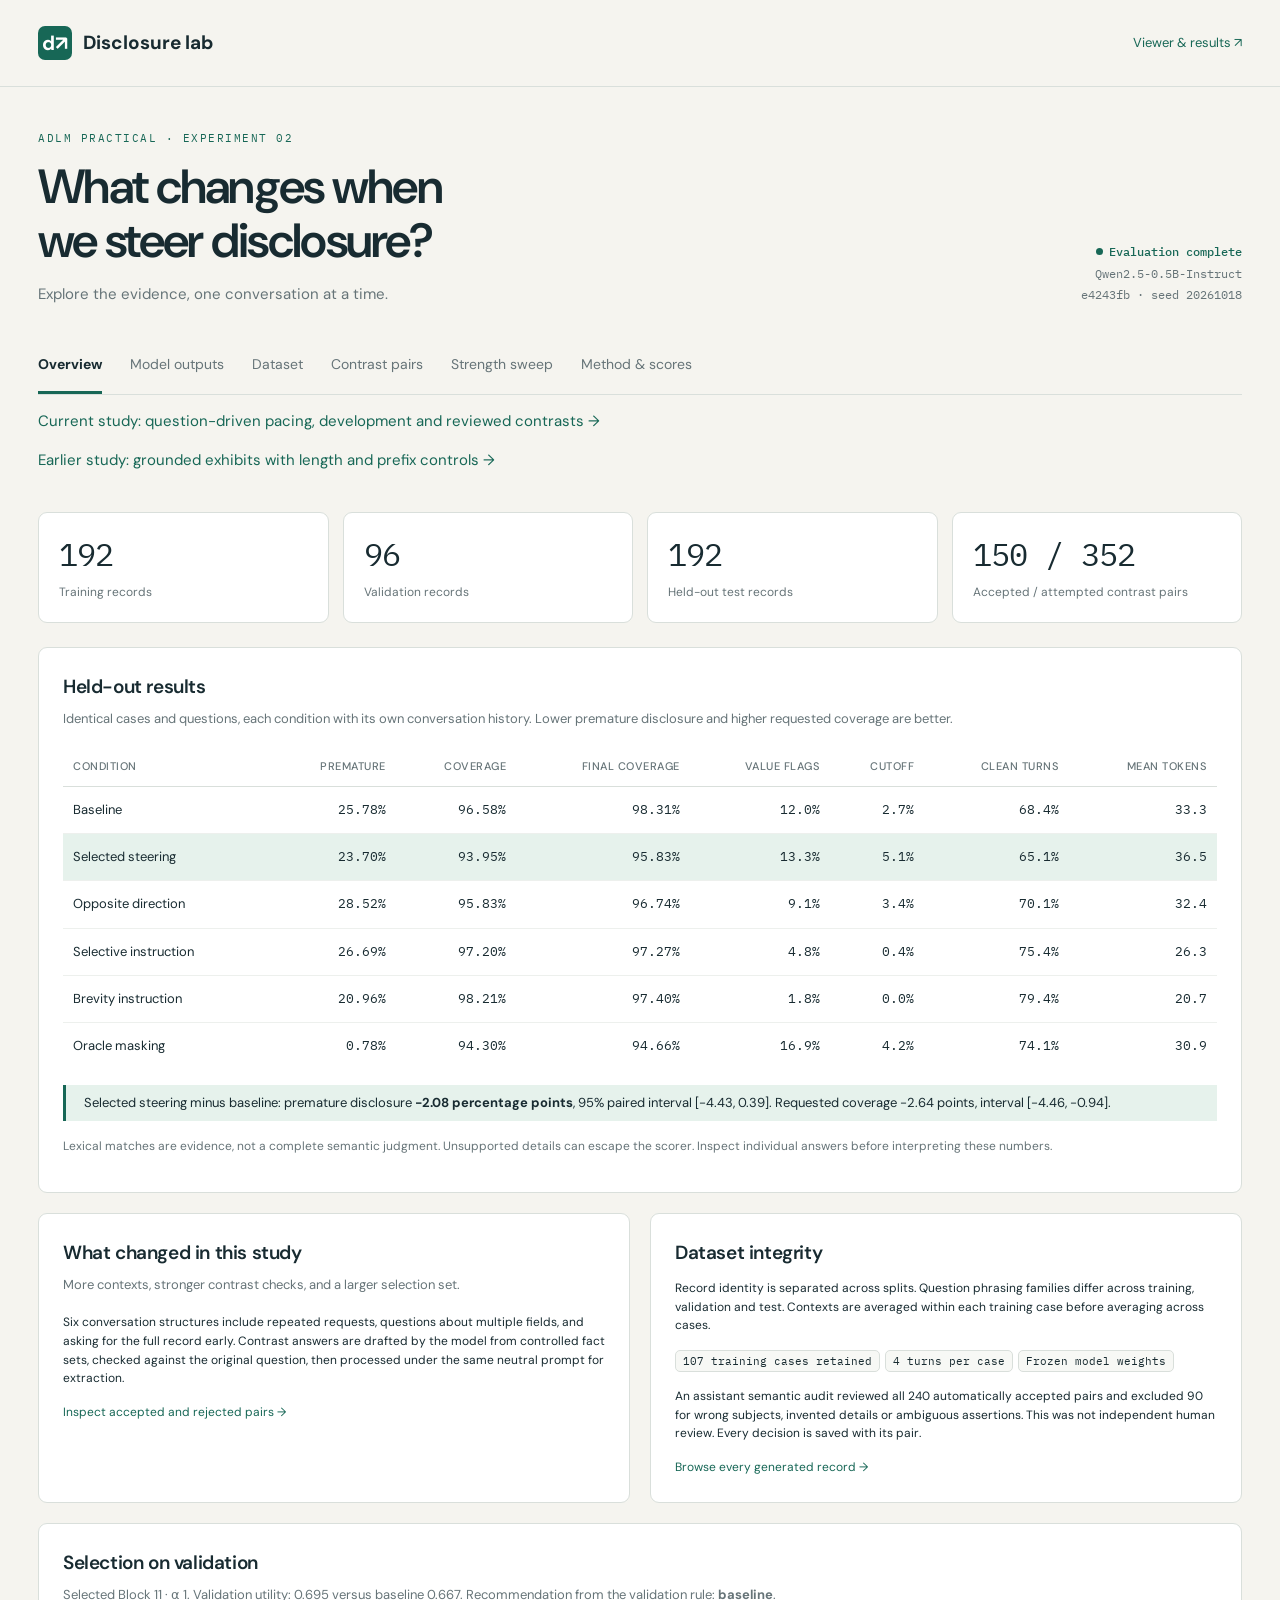
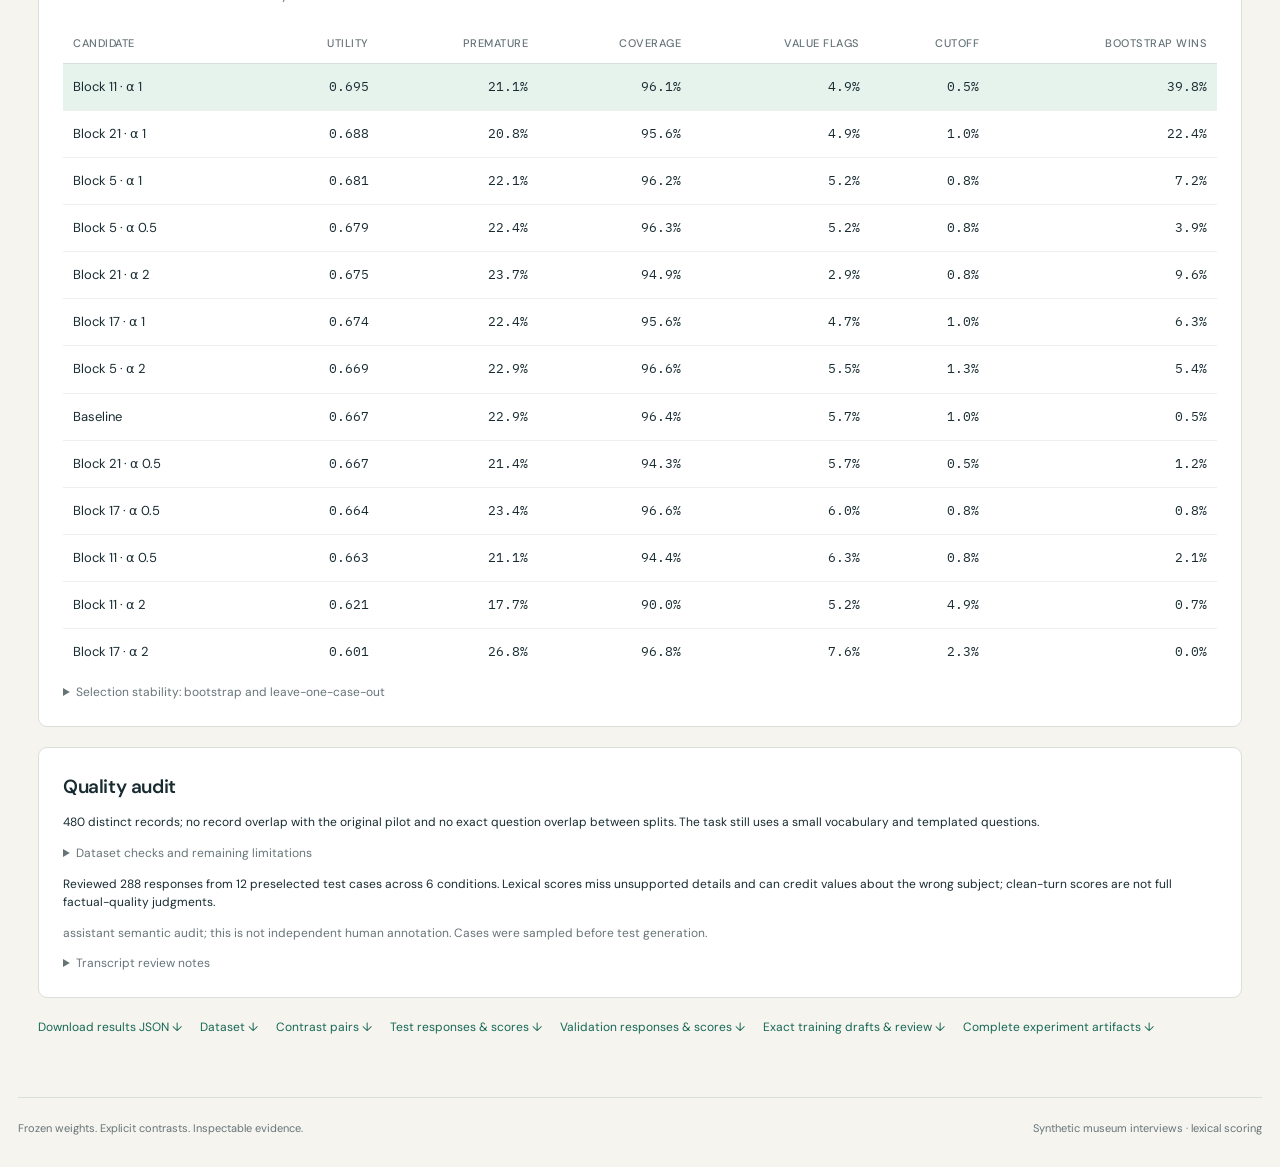
<file: index.html>
<!doctype html>
<html lang="en">
<head>
  <meta charset="utf-8">
  <meta name="viewport" content="width=device-width,initial-scale=1">
  <meta name="description" content="Inspect disclosure steering experiments, generated contrast datasets, and response-level evidence.">
  <title>Disclosure lab · ADLM</title>
  <link rel="stylesheet" href="style.css">
  <script src="app.js" defer></script>
</head>
<body>
  <header class="masthead"><a class="brand" href="#overview"><span class="mark">d↗</span> Disclosure lab</a>
    <a class="source-link" href="https://github.com/alasleimi/disclosure-steering-results">Viewer & results ↗</a></header>
  <main>
    <div class="intro"><div><p class="eyebrow">ADLM PRACTICAL · EXPERIMENT 02</p>
      <h1>What changes when<br>we steer disclosure?</h1>
      <p class="lede">Explore the evidence, one conversation at a time.</p></div>
      <div class="run-badge" id="run-badge">Loading experiment…</div></div>
    <nav aria-label="Experiment views" id="navigation">
      <a href="#overview">Overview</a><a href="#outputs">Model outputs</a><a href="#dataset">Dataset</a>
      <a href="#contrasts">Contrast pairs</a><a href="#strength">Strength sweep</a><a href="#method">Method & scores</a>
    </nav>
    <p><a href="pacing/">Current study: question-driven pacing, development and reviewed contrasts →</a></p>
    <p><a href="grounded/">Earlier study: grounded exhibits with length and prefix controls →</a></p>
    <div id="notice" role="status"></div>
    <section id="content" aria-live="polite"><p class="loading">Loading saved experiment data…</p></section>
  </main>
  <footer><span>Frozen weights. Explicit contrasts. Inspectable evidence.</span>
    <span>Synthetic museum interviews · lexical scoring</span></footer>
</body>
</html>
</file>
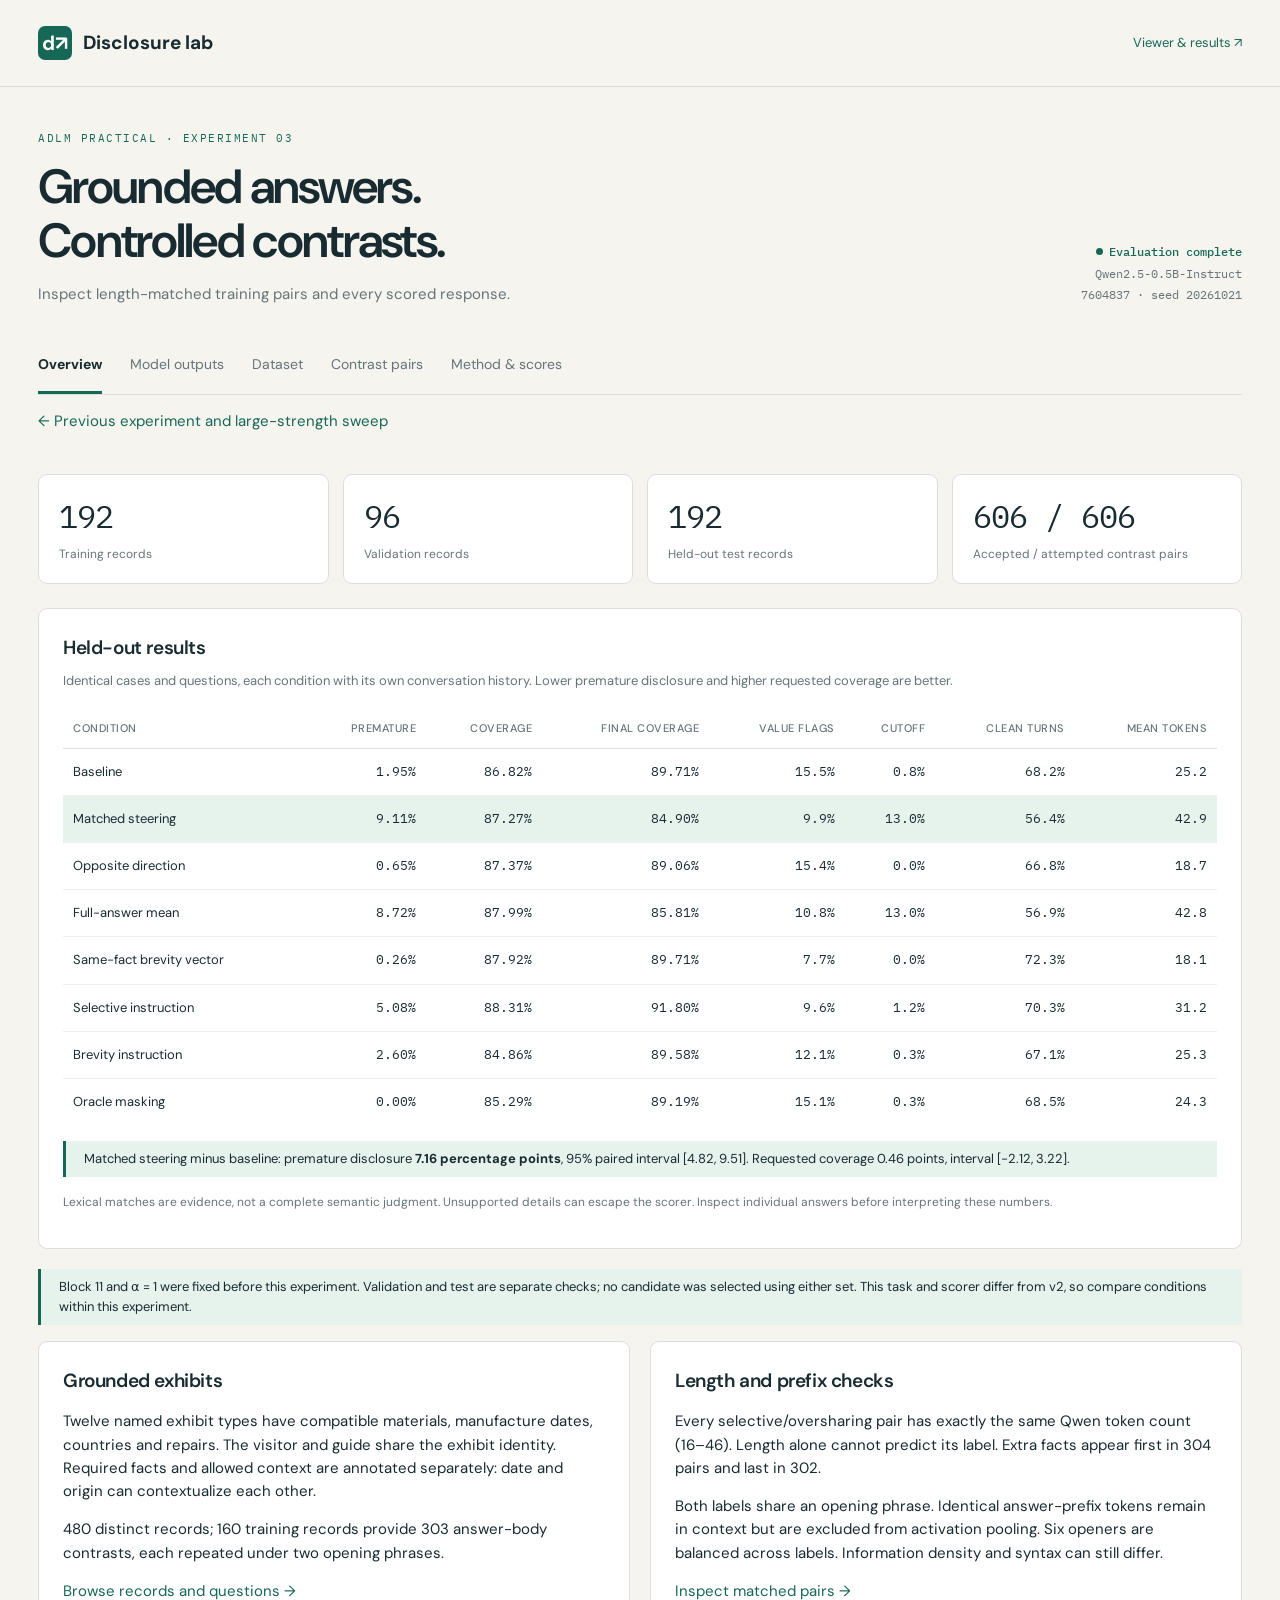
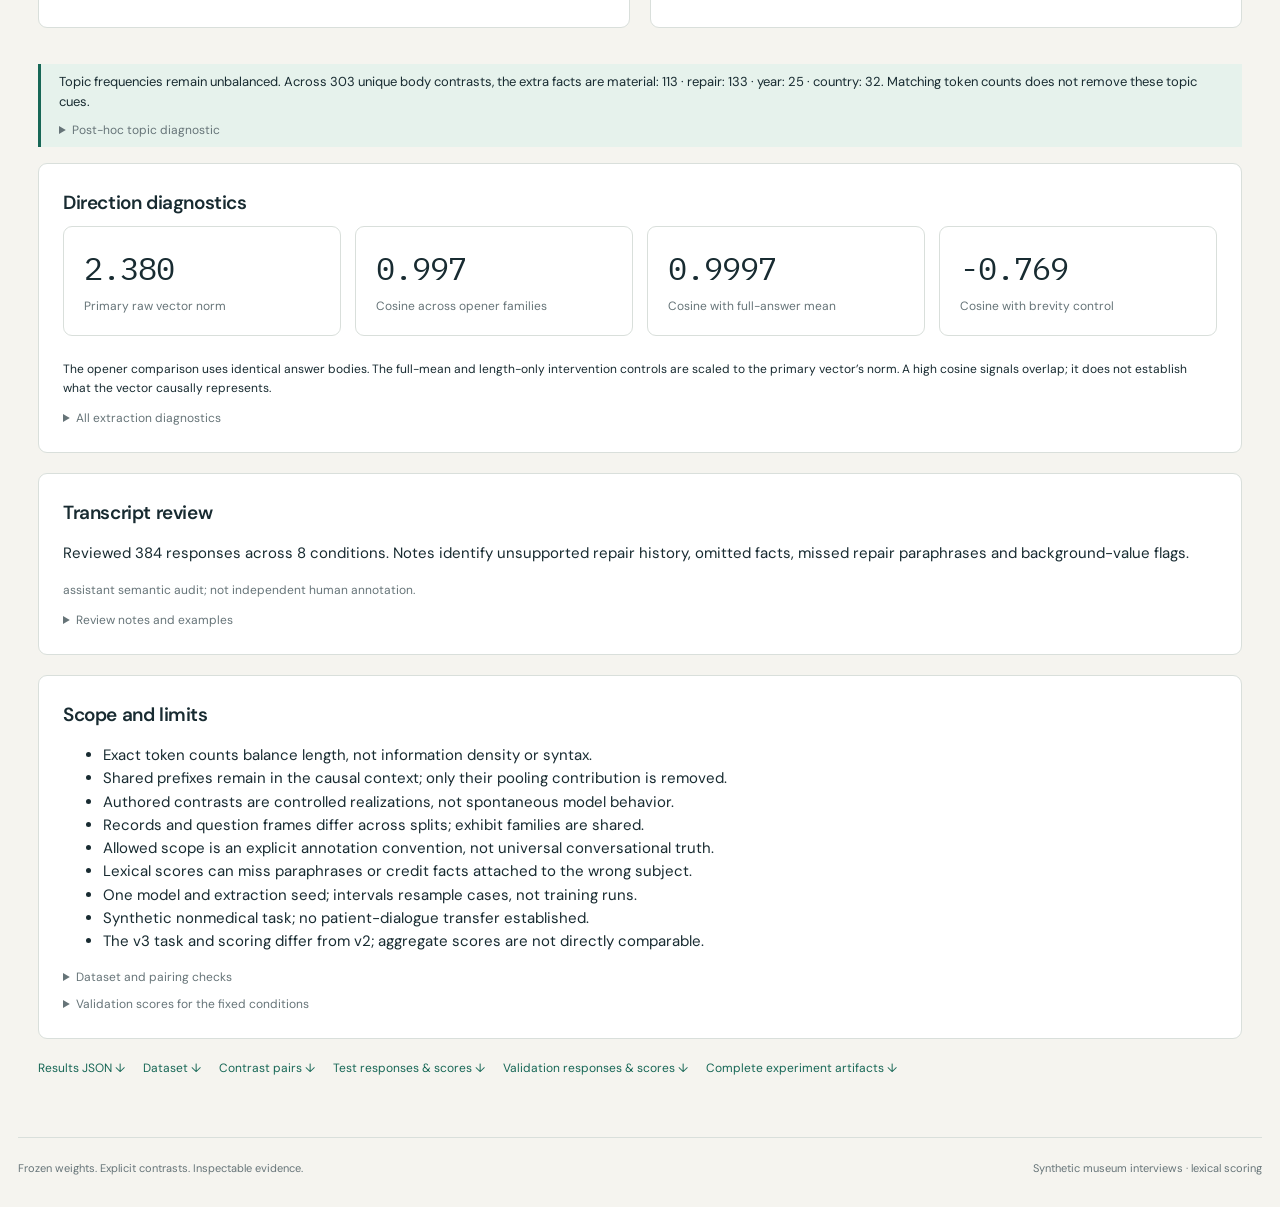
<file: grounded/index.html>
<!doctype html>
<html lang="en">
<head>
  <meta charset="utf-8">
  <meta name="viewport" content="width=device-width,initial-scale=1">
  <meta name="description" content="Inspect disclosure steering experiments, generated contrast datasets, and response-level evidence.">
  <title>Grounded disclosure · ADLM</title>
  <link rel="stylesheet" href="../style.css">
  <script src="../app.js" defer></script>
</head>
<body>
  <header class="masthead"><a class="brand" href="#overview"><span class="mark">d↗</span> Disclosure lab</a>
    <a class="source-link" href="https://github.com/alasleimi/disclosure-steering-results">Viewer & results ↗</a></header>
  <main>
    <div class="intro"><div><p class="eyebrow">ADLM PRACTICAL · EXPERIMENT 03</p>
      <h1>Grounded answers.<br>Controlled contrasts.</h1>
      <p class="lede">Inspect length-matched training pairs and every scored response.</p></div>
      <div class="run-badge" id="run-badge">Loading experiment…</div></div>
    <nav aria-label="Experiment views" id="navigation">
      <a href="#overview">Overview</a><a href="#outputs">Model outputs</a><a href="#dataset">Dataset</a>
      <a href="#contrasts">Contrast pairs</a><a href="#method">Method & scores</a>
    </nav>
    <p><a href="../">← Previous experiment and large-strength sweep</a></p>
    <div id="notice" role="status"></div>
    <section id="content" aria-live="polite"><p class="loading">Loading saved experiment data…</p></section>
  </main>
  <footer><span>Frozen weights. Explicit contrasts. Inspectable evidence.</span>
    <span>Synthetic museum interviews · lexical scoring</span></footer>
</body>
</html>
</file>
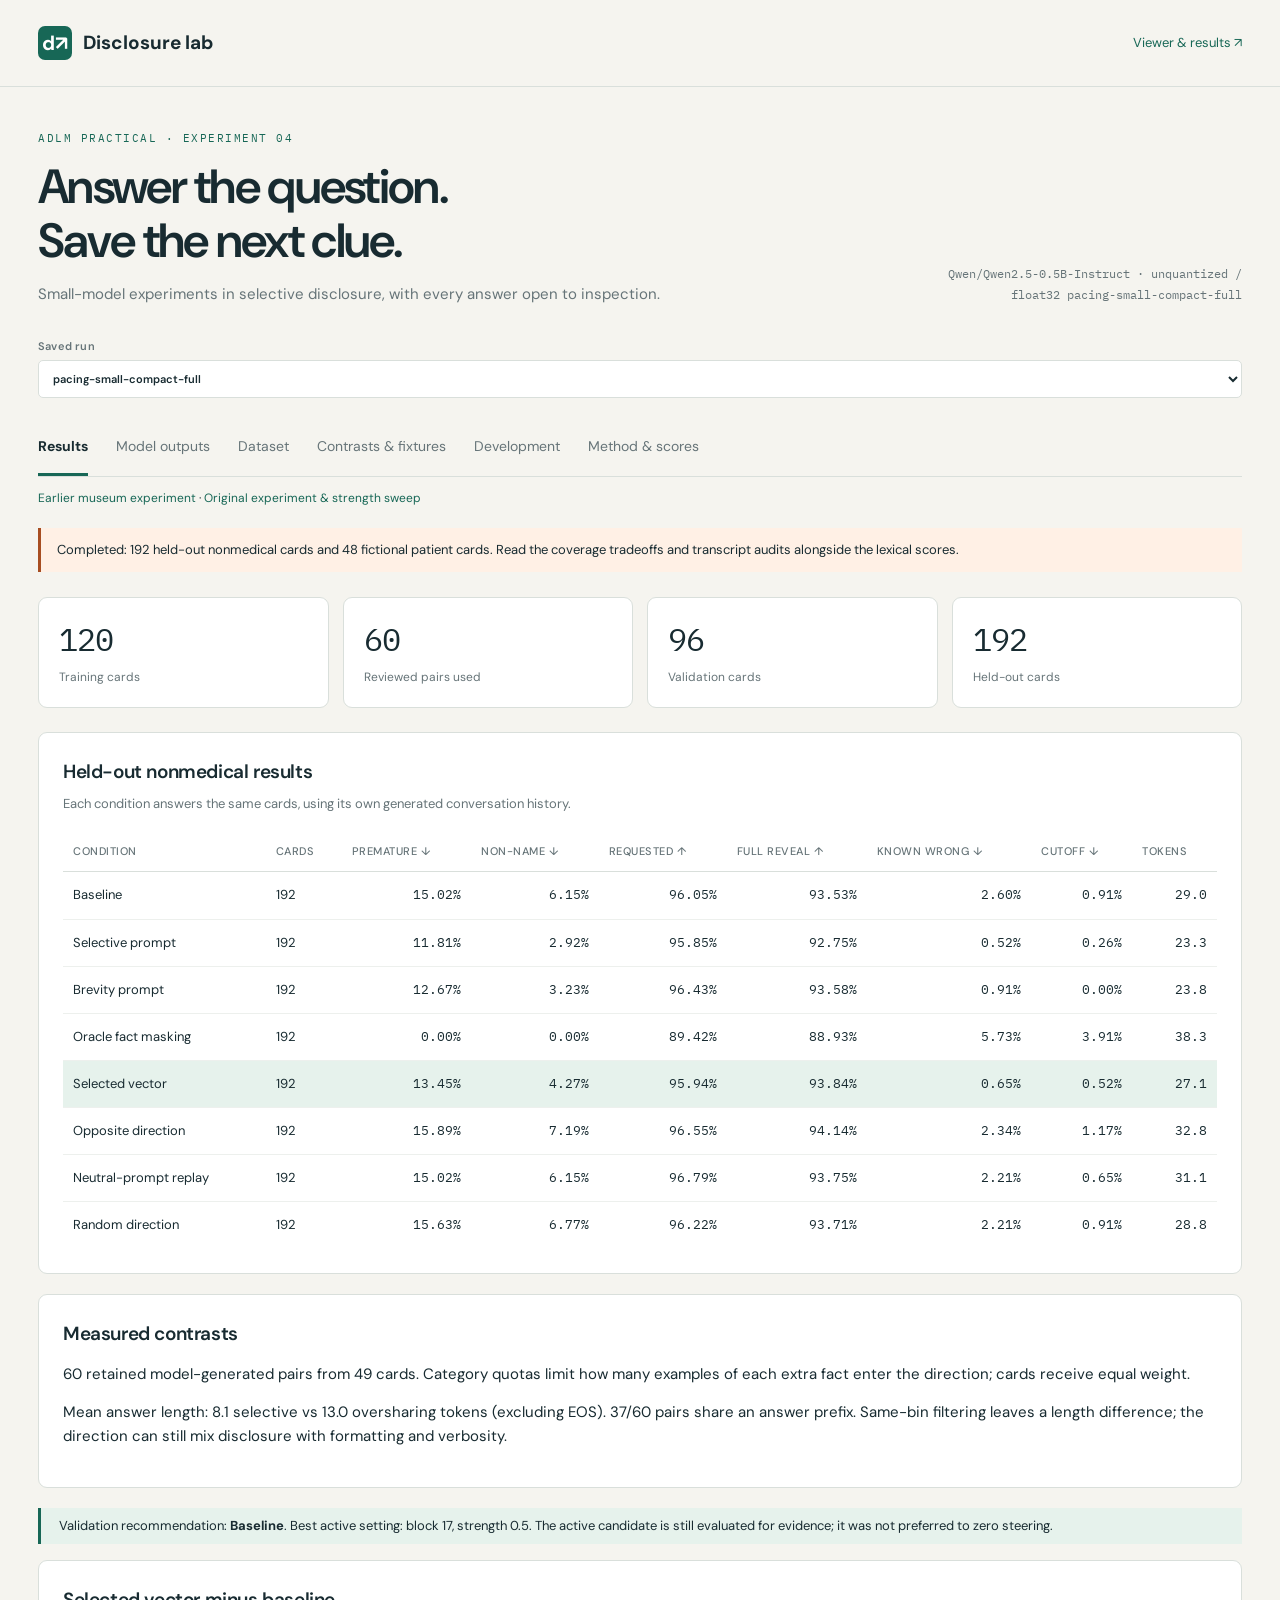
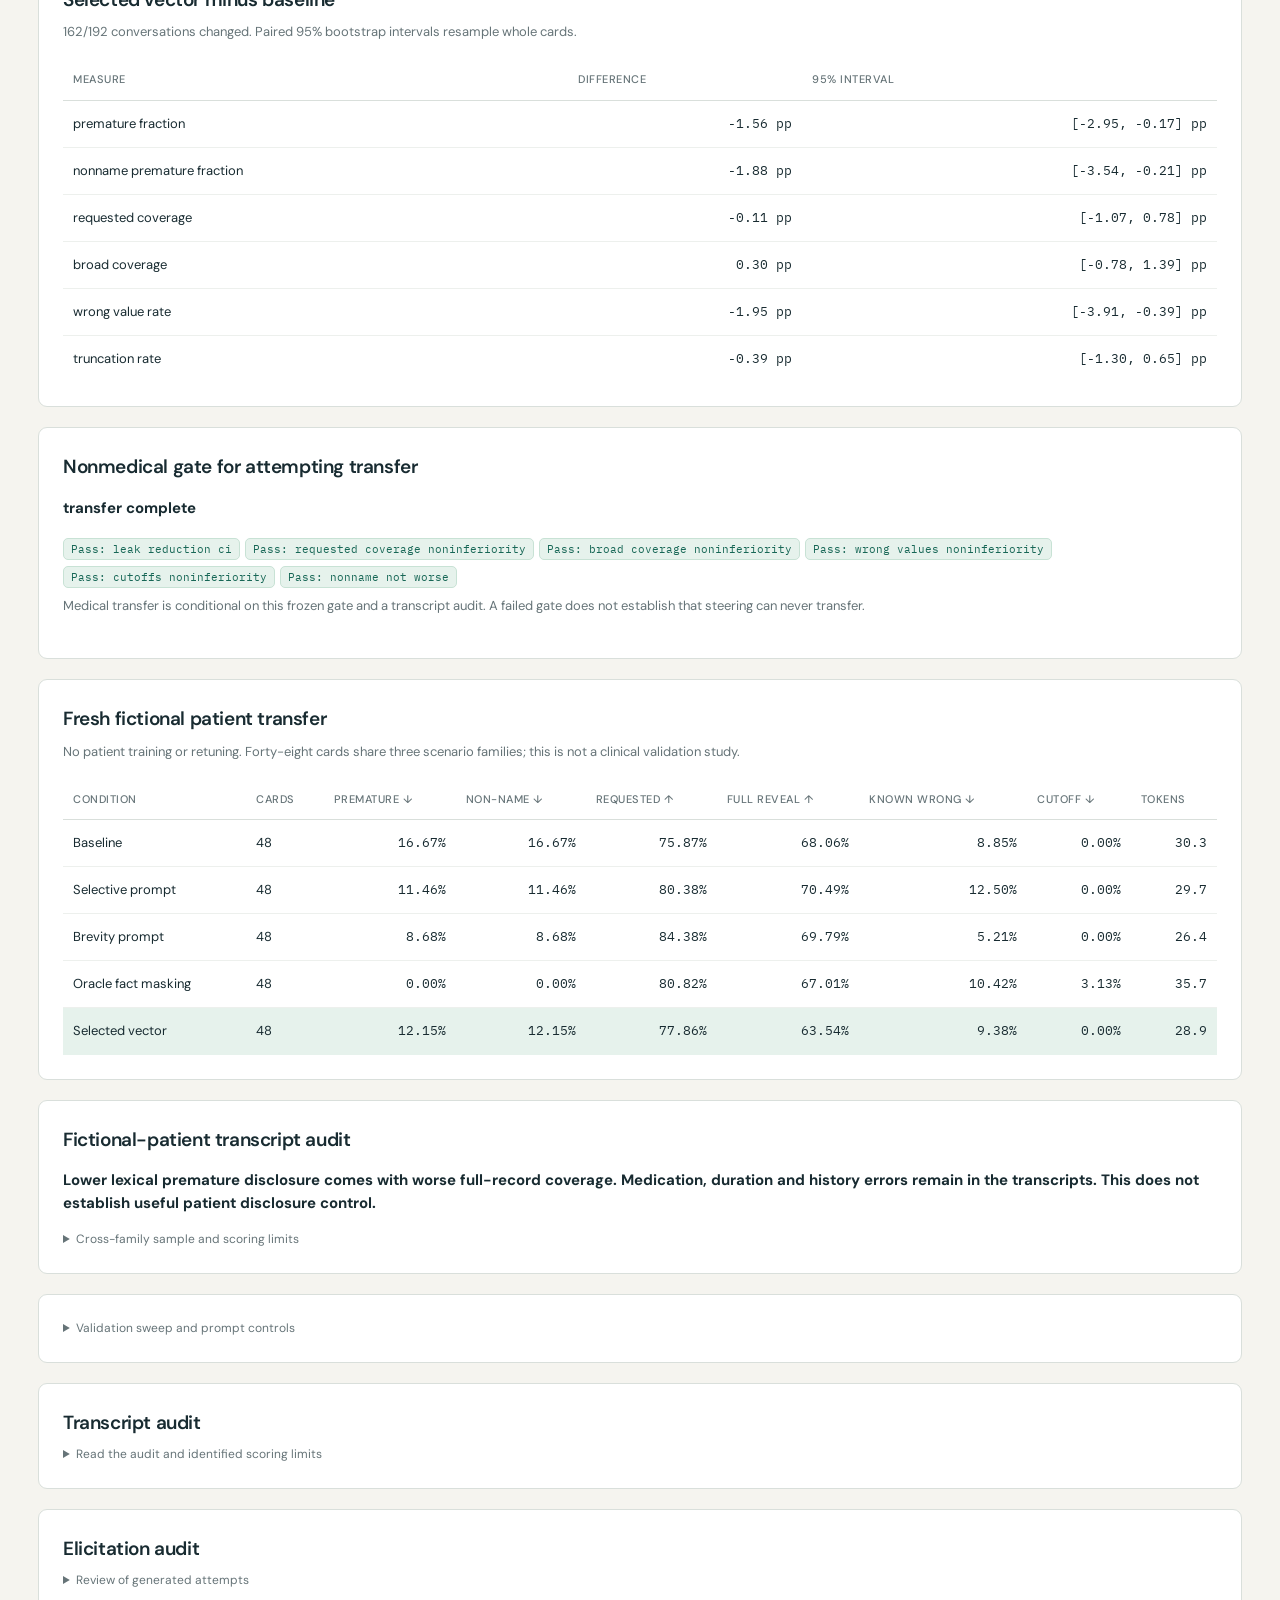
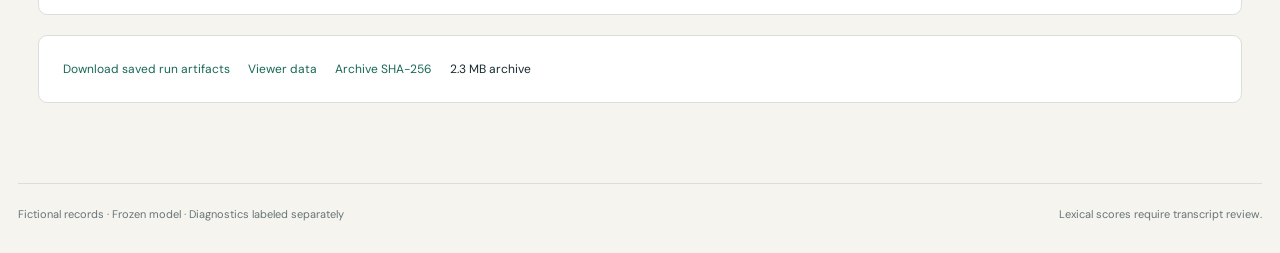
<file: pacing/index.html>
<!doctype html>
<html lang="en">
<head>
  <meta charset="utf-8"><meta name="viewport" content="width=device-width,initial-scale=1">
  <meta name="description" content="Small-model disclosure harness: real responses, authored diagnostics, generated contrast attempts and scoring audits.">
  <title>Question-driven pacing · Disclosure lab</title>
  <link rel="stylesheet" href="../style.css"><script src="app.js" defer></script>
</head>
<body>
  <header class="masthead"><a class="brand" href="../"><span class="mark">d↗</span> Disclosure lab</a>
    <a class="source-link" href="https://github.com/alasleimi/disclosure-steering-results">Viewer & results ↗</a></header>
  <main>
    <div class="intro"><div><p class="eyebrow">ADLM PRACTICAL · EXPERIMENT 04</p>
      <h1>Answer the question.<br>Save the next clue.</h1>
      <p class="lede">Small-model experiments in selective disclosure, with every answer open to inspection.</p></div>
      <div class="run-badge" id="run-badge">Loading saved experiment…</div></div>
    <div class="toolbar"><label class="grow">Saved run<select id="run-selector"></select></label></div>
    <nav id="navigation" aria-label="Experiment views">
      <a href="#overview">Results</a><a href="#outputs">Model outputs</a><a href="#dataset">Dataset</a>
      <a href="#contrasts">Contrasts & fixtures</a><a href="#development">Development</a><a href="#method">Method & scores</a>
    </nav>
    <p class="small"><a href="../grounded/">Earlier museum experiment</a> · <a href="../">Original experiment & strength sweep</a></p>
    <div id="notice" role="status"></div><section id="content" aria-live="polite"></section>
  </main>
  <footer><span>Fictional records · Frozen model · Diagnostics labeled separately</span><span>Lexical scores require transcript review.</span></footer>
</body></html>
</file>
<file: style.css>
@import url('https://fonts.googleapis.com/css2?family=DM+Sans:wght@400;500;600;700&family=IBM+Plex+Mono:wght@400;500&display=swap');
:root{--paper:#f5f4ef;--white:#fff;--ink:#182b31;--muted:#667478;--line:#d9dfdb;--teal:#176756;--light:#e6f2ec;--orange:#a74d21;--orange-light:#fff0e5;--red:#a6323d;--blue:#28517b;--mono:'IBM Plex Mono',monospace;--sans:'DM Sans',system-ui,sans-serif}
*{box-sizing:border-box}body{margin:0;background:var(--paper);color:var(--ink);font-family:var(--sans);font-size:15px;line-height:1.55}a{color:var(--teal);text-decoration:none}a:hover{text-decoration:underline}button,input,select{font:inherit}button,select{cursor:pointer}button:disabled{cursor:default;opacity:.4}button:focus-visible,a:focus-visible,input:focus-visible,select:focus-visible,summary:focus-visible{outline:3px solid #66aa96;outline-offset:3px}button{border:1px solid var(--line);background:white;border-radius:6px;padding:8px 13px;color:var(--ink)}button:hover:not(:disabled){background:var(--light);border-color:var(--teal)}.masthead{max-width:1320px;margin:auto;padding:26px 38px;display:flex;justify-content:space-between;align-items:center;border-bottom:1px solid var(--line)}.brand{font-weight:700;font-size:19px;color:var(--ink);display:flex;align-items:center;gap:11px}.mark{background:var(--teal);color:white;width:34px;height:34px;display:grid;place-content:center;border-radius:7px;font-size:20px}.source-link{font-size:13px}main{max-width:1320px;margin:auto;padding:0 38px 60px}.intro{padding:44px 0 32px;display:flex;justify-content:space-between;align-items:flex-end;gap:24px}.eyebrow{font:11px var(--mono);letter-spacing:1.5px;color:var(--teal);margin:0 0 15px}h1{font-size:clamp(30px,4vw,48px);letter-spacing:-1.7px;line-height:1.12;margin:0;font-weight:600}.lede{color:var(--muted);margin:15px 0 0}.run-badge{text-align:right;font:12px/1.8 var(--mono);color:var(--muted);max-width:300px}.status{display:inline-flex;align-items:center;gap:6px;color:var(--teal);font-weight:500}.status:before{content:'';height:7px;width:7px;border-radius:50%;background:currentColor}nav{display:flex;gap:28px;border-bottom:1px solid var(--line);overflow-x:auto;white-space:nowrap}nav a{padding:16px 0;color:var(--muted);border-bottom:3px solid transparent;font-size:14px}nav a.active{border-color:var(--teal);color:var(--ink);font-weight:700}#content{padding-top:25px}#notice:not(:empty){margin-top:20px;padding:12px 16px;border-left:3px solid var(--orange);background:var(--orange-light);font-size:13px}.stats{display:grid;grid-template-columns:repeat(4,1fr);gap:14px;margin-bottom:24px}.stat{background:white;border:1px solid var(--line);border-radius:9px;padding:20px}.stat .value{font:32px var(--mono);letter-spacing:-1px;display:block}.stat .label{display:block;font-size:12px;color:var(--muted);margin-top:8px}.panel{background:white;border:1px solid var(--line);border-radius:9px;padding:24px;margin-bottom:20px}.panel h2,.section-title{font-size:19px;font-weight:600;margin:0 0 8px;letter-spacing:-.4px}.subtext{font-size:13px;color:var(--muted);margin:5px 0 18px}.grid-two{display:grid;grid-template-columns:1fr 1fr;gap:20px}.table-wrap{overflow:auto}table{width:100%;border-collapse:collapse;font-size:13px}th{text-align:left;color:var(--muted);font-weight:500;white-space:nowrap;font-size:11px;text-transform:uppercase;letter-spacing:.5px;border-bottom:1px solid var(--line);padding:11px 10px}td{padding:13px 10px;border-bottom:1px solid #edf0ed;vertical-align:top}td.number{font-family:var(--mono);text-align:right}th.number{text-align:right}tr.selected td{background:var(--light)}tr:last-child td{border-bottom:0}.chip{display:inline-block;border:1px solid var(--line);border-radius:5px;padding:3px 7px;margin:3px 5px 3px 0;font:11px var(--mono);background:#f7f8f5;color:var(--ink)}.chip.good{color:var(--teal);background:var(--light);border-color:#c8e2d5}.chip.warn{color:var(--orange);background:var(--orange-light);border-color:#ecd1bc}.chip.bad{color:var(--red);background:#fcecef;border-color:#efc4cb}.toolbar{display:flex;flex-wrap:wrap;align-items:flex-end;gap:12px;margin:0 0 22px}.toolbar label{display:flex;flex-direction:column;gap:5px;font-size:11px;font-weight:600;letter-spacing:.2px;color:var(--muted)}input,select{height:38px;border:1px solid var(--line);border-radius:5px;background:white;color:var(--ink);padding:6px 10px;min-width:145px}input{min-width:240px}.toolbar .grow{flex:1}.toolbar .grow input{width:100%}.count{font:12px var(--mono);color:var(--muted);margin-left:auto;padding-bottom:9px}.case-layout{display:grid;grid-template-columns:220px minmax(0,1fr);gap:20px}.case-list{display:flex;flex-direction:column;gap:5px;max-height:760px;overflow:auto;padding-right:5px}.case-item{text-align:left;padding:12px;border:1px solid transparent;background:transparent;border-radius:6px}.case-item strong{display:block;font:13px var(--mono)}.case-item small{display:block;color:var(--muted);font-size:11px;margin-top:5px}.case-item.active{background:white;border-color:var(--teal);box-shadow:inset 3px 0 var(--teal)}.record{margin-bottom:18px;padding:18px 22px;background:#eaece5;border-radius:8px}.record-title{display:flex;gap:10px;justify-content:space-between;align-items:center;margin-bottom:7px}.record-title strong{font:14px var(--mono)}.record p{margin:5px 0 0;color:var(--muted);font-size:12px}.condition-heads{display:grid;grid-template-columns:1fr 1fr;gap:16px;margin:0 0 10px}.condition-heads div{font-size:12px;text-transform:uppercase;letter-spacing:1px;color:var(--muted)}.condition-heads div:last-child{color:var(--teal)}.turn{margin-bottom:22px}.question{padding:12px 0;font-size:15px;display:flex;gap:12px;align-items:baseline}.turn-number{font:11px var(--mono);color:var(--muted);white-space:nowrap}.responses{display:grid;grid-template-columns:minmax(0,1fr) minmax(0,1fr);gap:16px}.response{background:white;border:1px solid var(--line);border-radius:8px;overflow:hidden;display:flex;flex-direction:column}.response.treatment{border-top:3px solid var(--teal)}.response-text{padding:19px 20px;white-space:pre-wrap;overflow-wrap:anywhere;min-height:100px;flex:1;line-height:1.7;font-size:14px;margin:0}.response-metrics{border-top:1px solid #edf0ed;padding:12px 18px;font-size:11px;background:#fcfcfa}.metric-line{display:flex;gap:15px;flex-wrap:wrap;margin-bottom:6px}.metric-line strong{font-family:var(--mono);font-weight:500}.metric-line span{color:var(--muted)}.evidence{padding:1px 2px;border-radius:2px;background:#e0ede8}.evidence.leak{background:#ffdfc5;color:#72320e}.evidence.wrong{background:#f8d8df;color:#8b2030}details{font-size:12px;margin-top:8px}summary{cursor:pointer;color:var(--muted)}pre{font:11px/1.6 var(--mono);white-space:pre-wrap;overflow-wrap:anywhere;background:#f5f6f3;padding:13px;border-radius:5px;max-height:420px;overflow:auto}.empty{padding:50px 20px;text-align:center;color:var(--muted);background:white;border:1px dashed var(--line);border-radius:9px}.loading{padding:45px;color:var(--muted)}.pagination{display:flex;align-items:center;justify-content:center;gap:14px;margin:24px 0;font:12px var(--mono)}.dataset-card{padding:22px;background:white;border:1px solid var(--line);border-radius:8px;margin-bottom:12px}.dataset-card h3{font:14px var(--mono);margin:0 0 10px}.question-list{margin:12px 0 0;padding-left:24px;font-size:13px}.question-list li{padding:5px 0}.pair-title{display:flex;justify-content:space-between;align-items:center;gap:12px;margin-bottom:12px}.pair-title strong{font:14px var(--mono)}.pair-context{background:#f0f2ed;padding:12px 15px;border-radius:5px;margin-bottom:15px;font-size:13px}.methods{max-width:880px}.methods p,.methods li{font-size:14px;line-height:1.8}.methods code{font-family:var(--mono);font-size:12px;background:#e9ede7;padding:2px 5px}.bar-row{display:grid;grid-template-columns:180px 1fr 50px;gap:10px;align-items:center;font-size:11px;margin:10px 0}.bar-track{height:7px;background:#edf0eb;border-radius:4px;overflow:hidden}.bar-fill{height:100%;background:var(--teal);border-radius:4px}.text-link{font-size:12px}.downloads{display:flex;gap:18px;flex-wrap:wrap;font-size:12px}.muted{color:var(--muted)}.small{font-size:12px}.callout{border-left:3px solid var(--teal);padding:8px 18px;background:var(--light);font-size:13px;margin:16px 0}footer{border-top:1px solid var(--line);max-width:1244px;margin:auto;padding:22px 0 30px;display:flex;justify-content:space-between;gap:15px;color:var(--muted);font-size:11px}.error{color:var(--red)}
@media(max-width:900px){main{padding:0 22px 40px}.masthead{padding:20px 22px}.intro{align-items:flex-start}.run-badge{max-width:220px}.case-layout{grid-template-columns:170px minmax(0,1fr)}.stats{grid-template-columns:repeat(2,1fr)}.grid-two{grid-template-columns:1fr}.responses{gap:10px}.response-text{padding:14px}.response-metrics{padding:10px}footer{padding:20px 22px}.bar-row{grid-template-columns:150px 1fr 45px}}
@media(max-width:640px){.intro{display:block;padding-top:28px}.run-badge{text-align:left;margin-top:20px;max-width:none}nav{gap:22px}.case-layout{display:block}.case-list{max-height:150px;display:grid;grid-template-columns:repeat(2,1fr);margin-bottom:18px}.responses{grid-template-columns:1fr}.condition-heads{display:none}.response:before{content:attr(data-label);padding:10px 14px 0;font:10px var(--mono);color:var(--teal);text-transform:uppercase}.toolbar label{flex:1;min-width:135px}input,select{width:100%;min-width:0}.count{margin-left:0}.panel{padding:17px}.record-title{align-items:flex-start}.stats{gap:10px}.stat{padding:15px}.stat .value{font-size:26px}footer{flex-direction:column}.source-link{font-size:11px}}
.methods code{overflow-wrap:anywhere}
.leak-index{border:1px solid #ecd1bc;background:var(--orange-light);border-radius:8px;padding:14px 16px;margin:16px 0}.leak-index>div{display:flex;flex-wrap:wrap;align-items:center;gap:8px;margin-top:10px;font-size:12px}.leak-index>div>strong{min-width:140px}.leak-index p{margin:5px 0}.leak-index button{font-size:12px;text-align:left;border-color:#ecd1bc}.turn{scroll-margin-top:18px}.turn.has-premature{border-left:3px solid var(--orange);padding-left:12px}.has-premature .question{flex-wrap:wrap}.case-item .chip{max-width:100%;font-size:10px;white-space:normal}
.comparison-filters{display:flex;flex-wrap:wrap;align-items:center;gap:8px 16px;margin:0 0 22px}.comparison-filters label{display:flex;align-items:center;gap:8px;font-size:13px;cursor:pointer}.comparison-filters input{width:16px;height:16px;min-width:16px;flex:none;margin:0;padding:0;accent-color:var(--teal)}.comparison-filters .count{padding:0}.comparison-filters p{flex-basis:100%;margin:0;color:var(--muted);font-size:12px}
</file>
